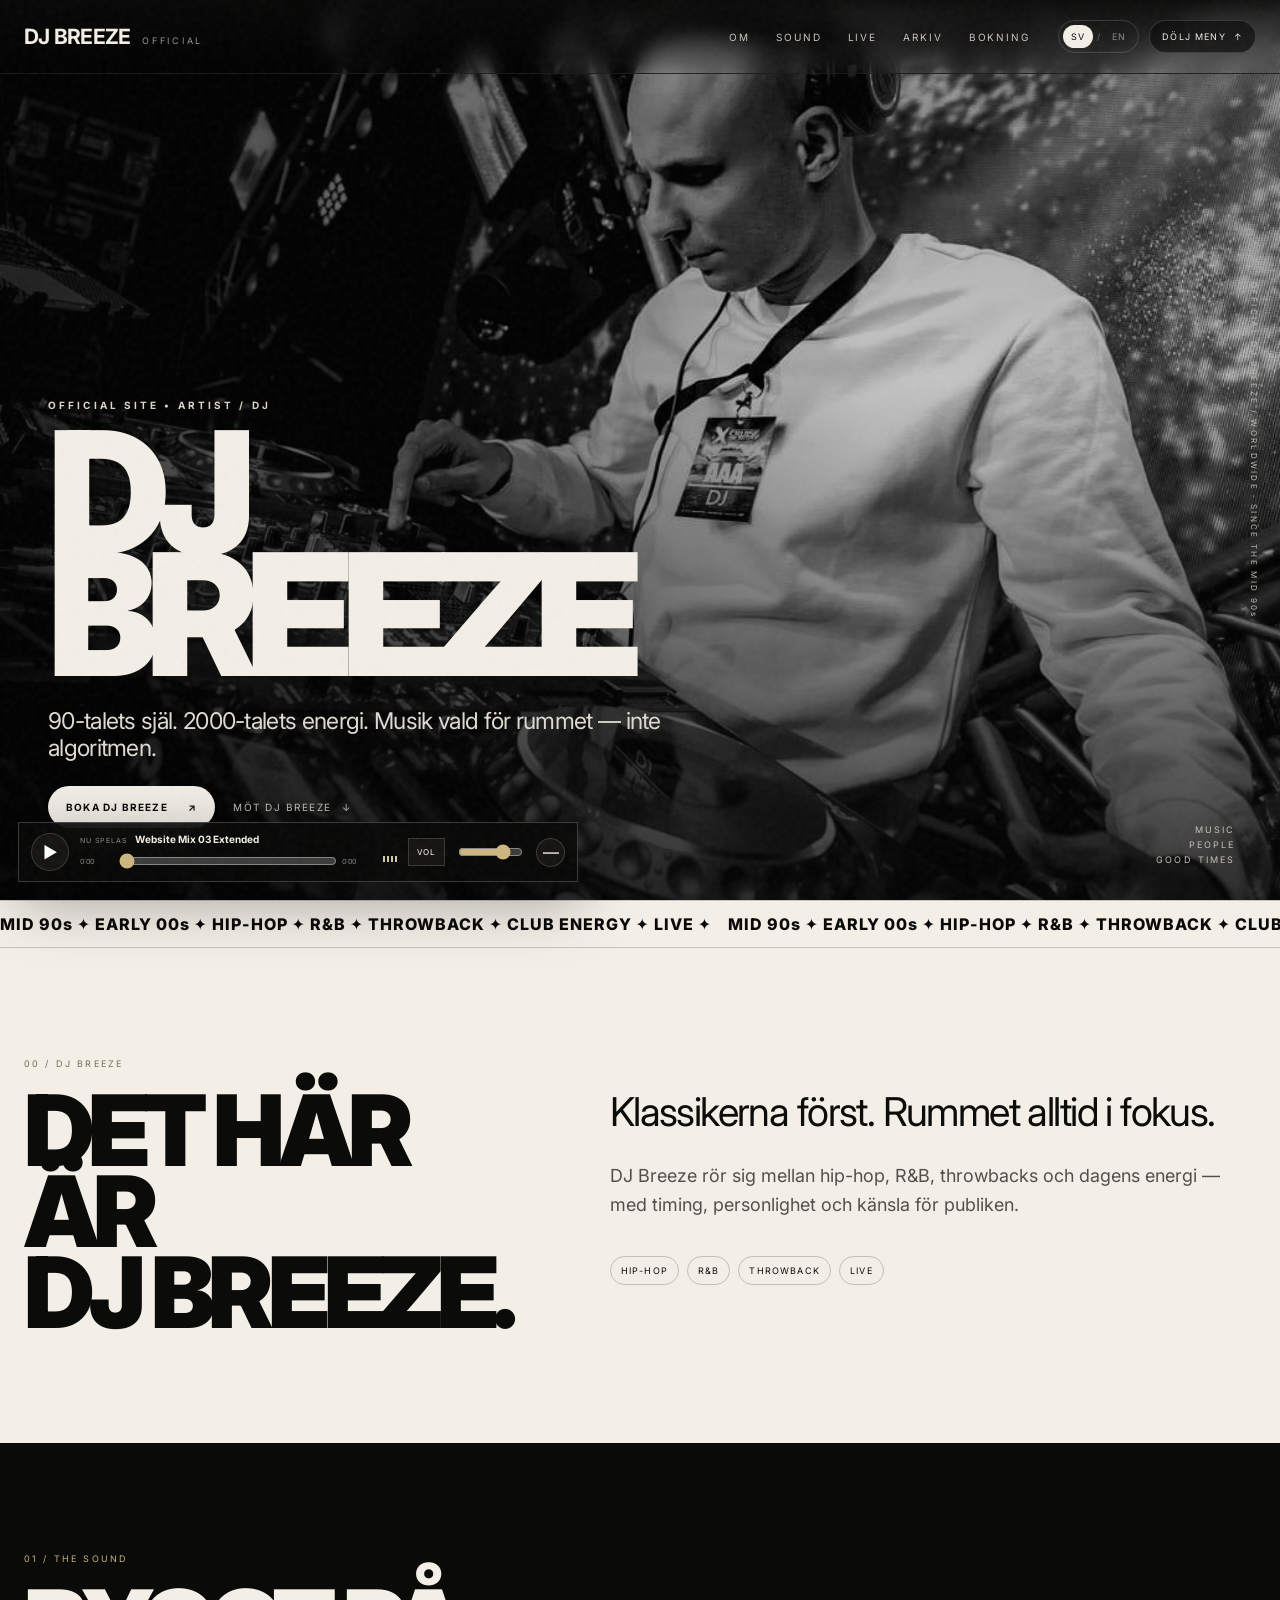
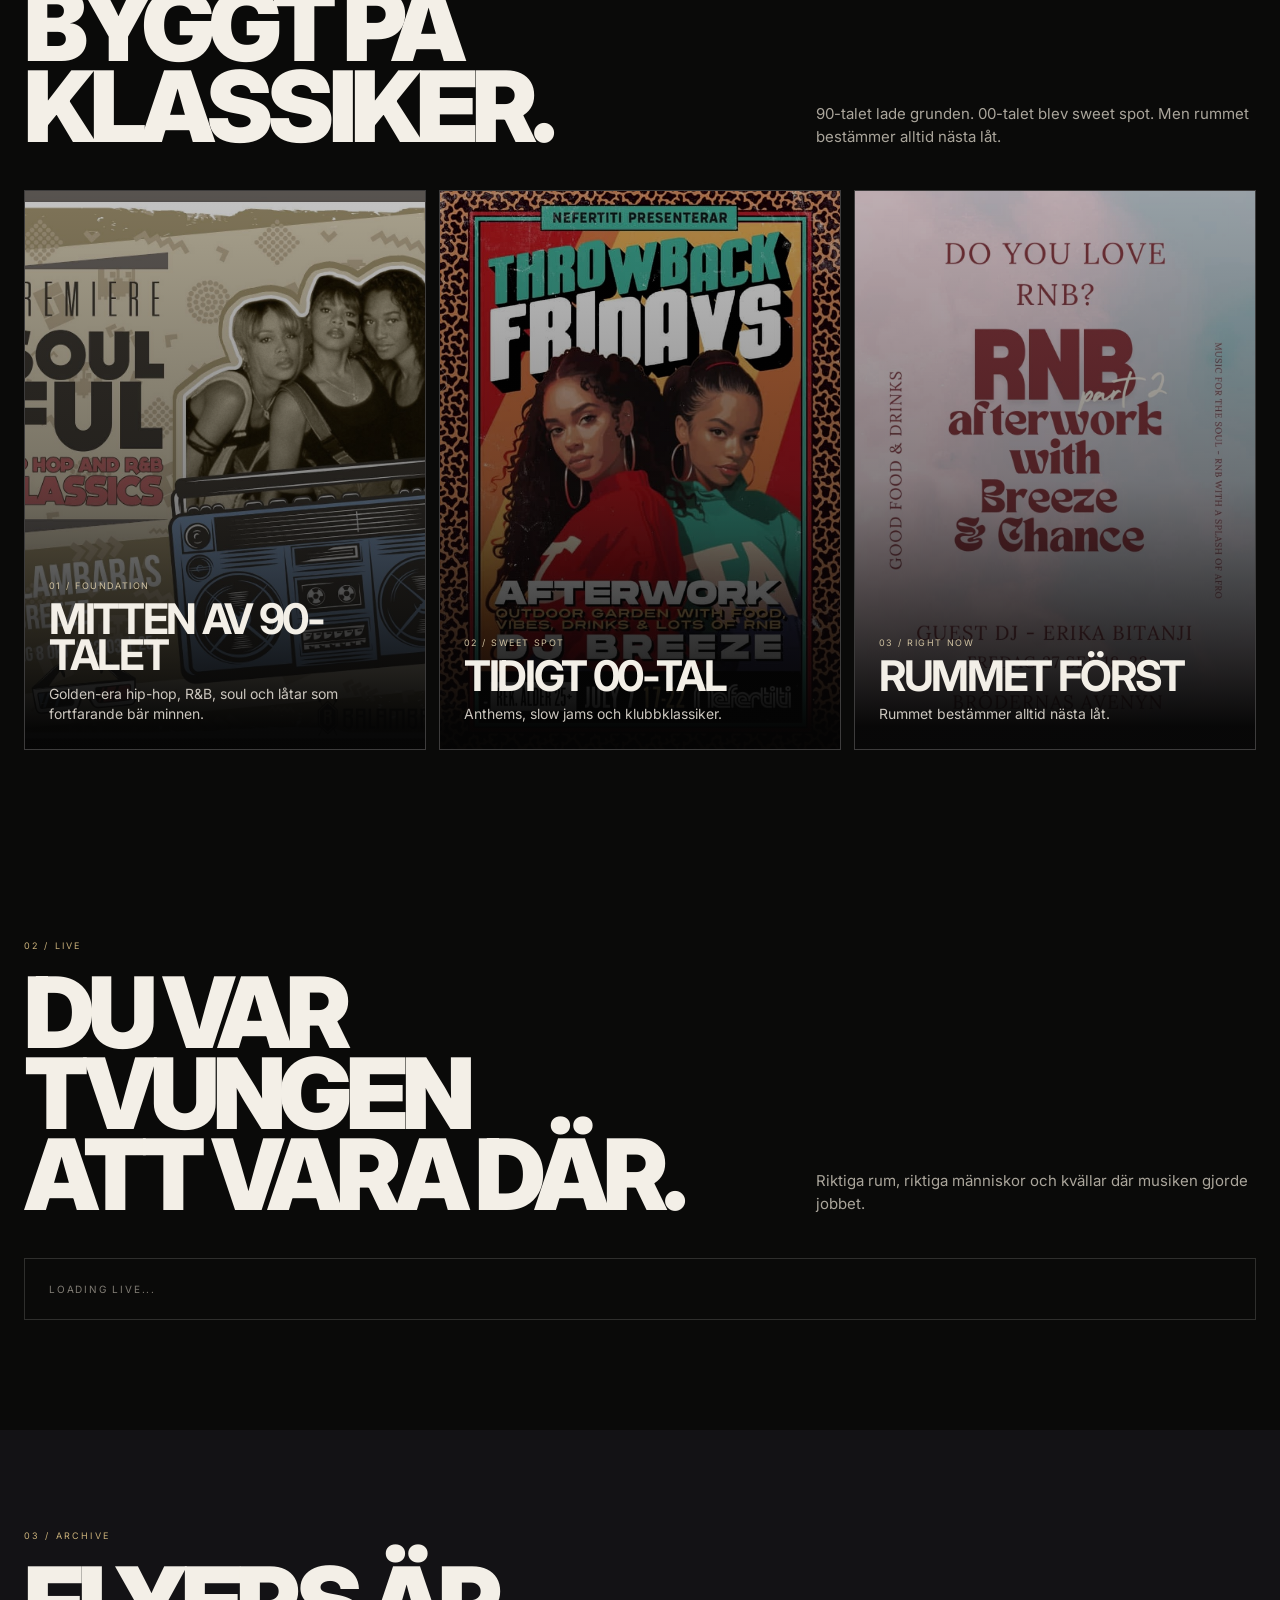
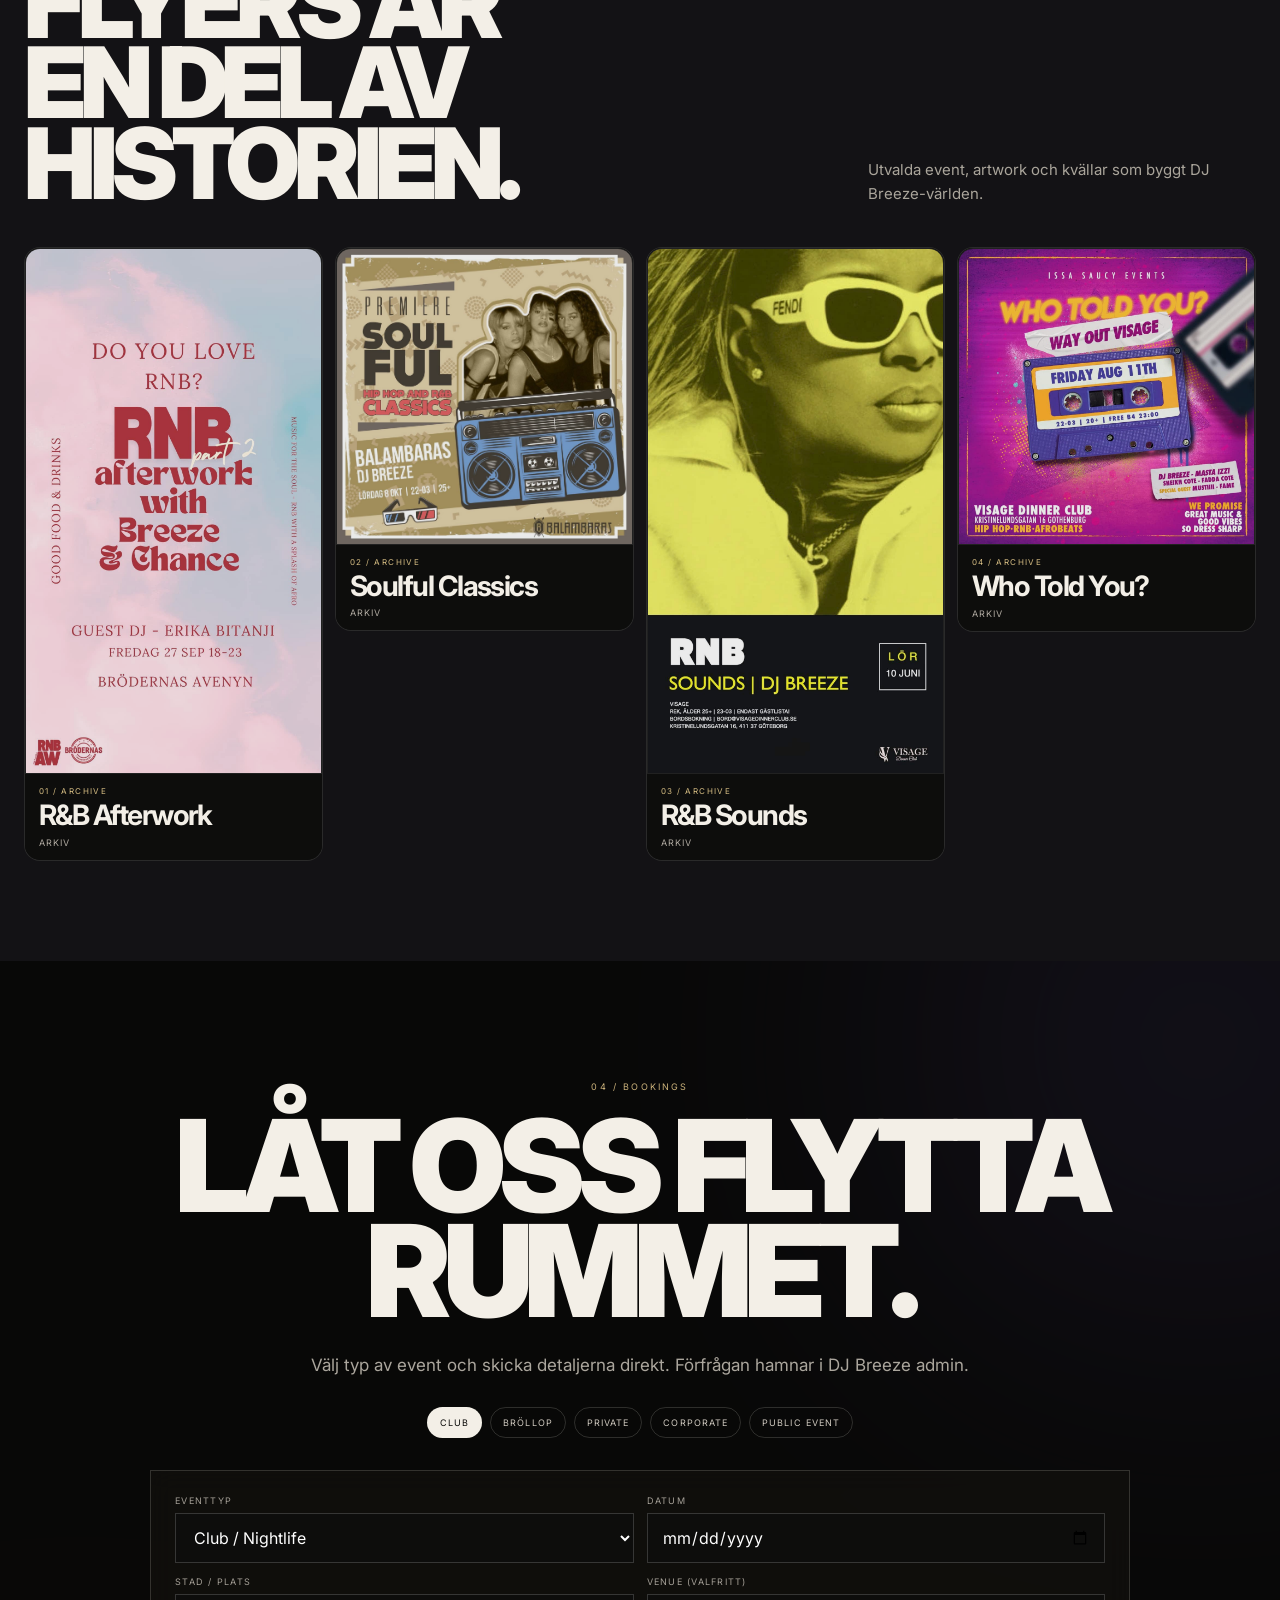
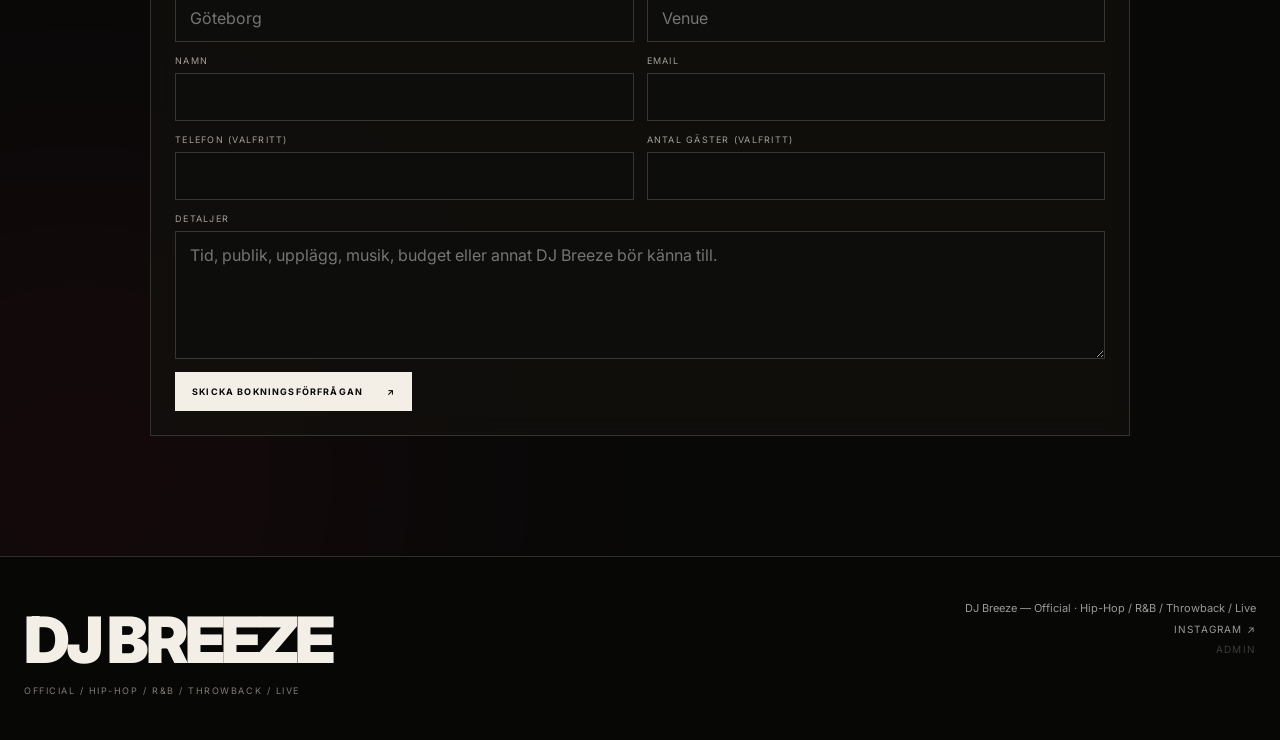
<file: index.html>
<!doctype html>
<html lang="sv">
<head>
  <meta charset="utf-8">
  <meta name="viewport" content="width=device-width,initial-scale=1,viewport-fit=cover">
  <meta name="theme-color" content="#080806">
  <meta name="description" content="DJ Breeze — Hip-Hop, R&B, Throwback & Live. Official website and bookings.">
  <title>DJ Breeze — Official</title>
  <link rel="stylesheet" href="css/noir-final.css?v=20260914-final">
  <link rel="stylesheet" href="css/media-spacing-fix.css?v=20260914-4">
</head>
<body>
  <div id="pageLoader" class="page-loader" aria-hidden="true"><span>DJ BREEZE</span></div>

  <header class="site-header" id="siteHeader">
    <div class="header-inner">
      <a href="#top" class="brand" aria-label="DJ Breeze home"><strong>DJ BREEZE</strong><span>OFFICIAL</span></a>
      <nav class="desktop-nav" aria-label="Main navigation">
        <a href="#identity" data-i18n="navAbout">Om</a>
        <a href="#sound" data-i18n="navSound">Sound</a>
        <a href="#live" data-i18n="navLive">Live</a>
        <a href="#archive" data-i18n="navArchive">Arkiv</a>
        <a href="#booking" data-i18n="navBooking">Bokning</a>
      </nav>
      <div class="header-actions">
        <div class="lang-switch" aria-label="Language">
          <button type="button" class="lang-btn active" data-lang="sv">SV</button><span>/</span><button type="button" class="lang-btn" data-lang="en">EN</button>
        </div>
        <button type="button" class="hide-menu-btn" id="hideMenuBtn"><span data-i18n="hideMenu">Dölj meny</span><span aria-hidden="true">↑</span></button>
        <button type="button" class="menu-toggle" id="menuToggle" aria-expanded="false" aria-controls="mobileMenu" aria-label="Open menu"><span></span><span></span></button>
      </div>
    </div>
  </header>
  <button id="showMenuBtn" class="show-menu-btn" type="button"><span data-i18n="showMenu">Visa meny</span><span aria-hidden="true">↓</span></button>

  <div class="mobile-menu" id="mobileMenu" hidden>
    <div class="mobile-menu-top">
      <span>DJ BREEZE / OFFICIAL</span>
      <button type="button" id="mobileClose" class="mobile-close"><span data-i18n="hideMenu">Dölj meny</span> ×</button>
    </div>
    <nav>
      <a href="#identity" data-i18n="navAbout">Om</a>
      <a href="#sound" data-i18n="navSound">Sound</a>
      <a href="#live" data-i18n="navLive">Live</a>
      <a href="#archive" data-i18n="navArchive">Arkiv</a>
      <a href="#booking" data-i18n="navBooking">Bokning</a>
    </nav>
  </div>

  <main id="top">
    <section class="hero" aria-labelledby="heroTitle">
      <div id="heroImage" class="hero-image" role="img" aria-label="DJ Breeze at the turntables" style="background-image:url('assets/images/hero-poster.jpg')"></div>
      <div class="hero-shade"></div>
      <div class="hero-content">
        <div class="hero-eyebrow" id="heroKicker">OFFICIAL SITE • ARTIST / DJ</div>
        <h1 id="heroTitle"><span>DJ</span><span>BREEZE</span></h1>
        <p id="heroCopy">90-talets själ. 2000-talets energi. Musik vald för rummet — inte algoritmen.</p>
        <div class="hero-cta-row">
          <a class="primary-cta" href="#booking"><span data-i18n="bookDj">Boka DJ Breeze</span><span>↗</span></a>
          <a class="text-cta" href="#identity"><span data-i18n="meetDj">Möt DJ Breeze</span><span>↓</span></a>
        </div>
      </div>
      <div class="hero-side-note">OFFICIAL DJ BREEZE / WORLDWIDE · SINCE THE MID 90s</div>
      <div class="hero-bottom-note"><span>MUSIC</span><span>PEOPLE</span><span>GOOD TIMES</span></div>
    </section>

    <div class="ticker" aria-hidden="true"><div class="ticker-track"><span>MID 90s ✦ EARLY 00s ✦ HIP-HOP ✦ R&B ✦ THROWBACK ✦ CLUB ENERGY ✦ LIVE ✦ </span><span>MID 90s ✦ EARLY 00s ✦ HIP-HOP ✦ R&B ✦ THROWBACK ✦ CLUB ENERGY ✦ LIVE ✦ </span></div></div>

    <section id="identity" class="identity section-light reveal">
      <div class="section-shell identity-grid">
        <div>
          <div class="section-index">00 / DJ BREEZE</div>
          <h2 id="aboutHeading">DET HÄR ÄR<br>DJ BREEZE.</h2>
        </div>
        <div class="identity-copy">
          <p class="identity-lead" id="aboutLead">Klassikerna först. Rummet alltid i fokus.</p>
          <p id="aboutBody">DJ Breeze rör sig mellan hip-hop, R&B, throwbacks och dagens energi — med timing, personlighet och känsla för publiken.</p>
          <div class="identity-meta"><span>HIP-HOP</span><span>R&B</span><span>THROWBACK</span><span>LIVE</span></div>
        </div>
      </div>
    </section>

    <section id="sound" class="section-dark reveal">
      <div class="section-shell">
        <div class="section-head">
          <div><div class="section-index">01 / THE SOUND</div><h2 data-i18n-html="soundHeading">BYGGT PÅ<br>KLASSIKER.</h2></div>
          <p data-i18n="soundIntro">90-talet lade grunden. 00-talet blev sweet spot. Men rummet bestämmer alltid nästa låt.</p>
        </div>
        <div class="era-grid" id="eraGrid"><div class="loading-card">LOADING SOUND...</div></div>
      </div>
    </section>

    <section id="live" class="section-dark live-section reveal">
      <div class="section-shell">
        <div class="section-head">
          <div><div class="section-index">02 / LIVE</div><h2 data-i18n-html="liveHeading">DU VAR TVUNGEN<br>ATT VARA DÄR.</h2></div>
          <p data-i18n="liveIntro">Riktiga rum, riktiga människor och kvällar där musiken gjorde jobbet.</p>
        </div>
        <div class="gallery-grid" id="galleryGrid"><div class="loading-card">LOADING LIVE...</div></div>
      </div>
    </section>

    <section id="archive" class="archive-section reveal">
      <div class="section-shell">
        <div class="section-head">
          <div><div class="section-index">03 / ARCHIVE</div><h2 data-i18n-html="archiveHeading">FLYERS ÄR<br>EN DEL AV HISTORIEN.</h2></div>
          <p data-i18n="archiveIntro">Utvalda event, artwork och kvällar som byggt DJ Breeze-världen.</p>
        </div>
        <div class="archive-grid" id="archiveGrid"><div class="loading-card">LOADING ARCHIVE...</div></div>
      </div>
    </section>

    <section id="booking" class="booking-section reveal">
      <div class="booking-glow glow-a"></div><div class="booking-glow glow-b"></div>
      <div class="section-shell booking-shell">
        <div class="section-index">04 / BOOKINGS</div>
        <h2 data-i18n-html="bookingHeading">LÅT OSS FLYTTA<br>RUMMET.</h2>
        <p class="booking-intro" data-i18n="bookingIntro">Välj typ av event och skicka detaljerna direkt. Förfrågan hamnar i DJ Breeze admin.</p>
        <div class="booking-type-chips" id="bookingTypeChips">
          <button data-type="club">Club</button><button data-type="wedding" data-i18n="wedding">Bröllop</button><button data-type="private">Private</button><button data-type="corporate">Corporate</button><button data-type="public">Public Event</button>
        </div>
        <form id="bookingForm" class="booking-form" novalidate>
          <div class="hp-field" aria-hidden="true"><label>Website<input type="text" id="websiteField" tabindex="-1" autocomplete="off"></label></div>
          <div class="field"><label for="bookingType" data-i18n="eventType">Eventtyp</label><select id="bookingType" required><option value="club">Club / Nightlife</option><option value="wedding" data-i18n="wedding">Bröllop</option><option value="private">Private Party</option><option value="corporate">Corporate Event</option><option value="public">Public Event</option></select></div>
          <div class="field"><label for="bookingDate" data-i18n="date">Datum</label><input id="bookingDate" type="date" required></div>
          <div class="field"><label for="bookingCity" data-i18n="city">Stad / plats</label><input id="bookingCity" type="text" required placeholder="Göteborg"></div>
          <div class="field"><label for="bookingVenue" data-i18n="venue">Venue (valfritt)</label><input id="bookingVenue" type="text" placeholder="Venue"></div>
          <div class="field"><label for="bookingName" data-i18n="name">Namn</label><input id="bookingName" type="text" required autocomplete="name"></div>
          <div class="field"><label for="bookingEmail">Email</label><input id="bookingEmail" type="email" required autocomplete="email"></div>
          <div class="field"><label for="bookingPhone" data-i18n="phone">Telefon (valfritt)</label><input id="bookingPhone" type="tel" autocomplete="tel"></div>
          <div class="field"><label for="bookingGuests" data-i18n="guests">Antal gäster (valfritt)</label><input id="bookingGuests" type="number" min="0" inputmode="numeric"></div>
          <div class="field field-full"><label for="bookingMessage" data-i18n="details">Detaljer</label><textarea id="bookingMessage" rows="5" data-i18n-placeholder="detailsPlaceholder" placeholder="Tid, publik, upplägg, musik, budget eller annat DJ Breeze bör känna till."></textarea></div>
          <div class="form-footer"><button type="submit" class="submit-btn"><span data-i18n="sendRequest">Skicka bokningsförfrågan</span><span>↗</span></button><div id="bookingStatus" class="form-status" aria-live="polite"></div></div>
        </form>
      </div>
    </section>
  </main>

  <footer class="site-footer"><div class="section-shell footer-grid"><div><div class="footer-brand">DJ BREEZE</div><div class="footer-sub">OFFICIAL / HIP-HOP / R&B / THROWBACK / LIVE</div></div><div class="footer-right"><p id="footerCopy">DJ Breeze — Official · Hip-Hop / R&B / Throwback / Live</p><a id="instagramLink" href="https://instagram.com/djbreezeofficial" target="_blank" rel="noopener">Instagram ↗</a><a href="admin/" class="admin-link">Admin</a></div></div></footer>

  <div class="music-player" id="musicPlayer">
    <button type="button" class="music-toggle" id="musicToggle" aria-label="Play music"><span id="musicIcon">▶</span></button>
    <div class="music-main">
      <div class="music-meta"><span class="music-eyebrow" data-i18n="nowPlaying">NU SPELAS</span><strong id="trackTitle">Website Mix 03 Extended</strong></div>
      <div class="music-progress-row"><span id="elapsed">0:00</span><input id="musicProgress" type="range" min="0" max="1000" value="0" aria-label="Track progress"><span id="duration">0:00</span></div>
    </div>
    <div class="equalizer" id="equalizer" aria-hidden="true"><i></i><i></i><i></i><i></i></div>
    <button type="button" class="mute-btn" id="muteBtn" aria-label="Mute">VOL</button>
    <input class="volume-slider" id="volumeSlider" type="range" min="0" max="1" step="0.01" value="0.75" aria-label="Volume">
    <button type="button" class="player-collapse" id="playerCollapse" aria-label="Minimize player">—</button>
    <audio id="siteAudio" preload="metadata" loop><source src="assets/audio/website-mix.mp3" type="audio/mpeg"></audio>
  </div>

  <script src="js/noir-site.js?v=20260914-final" defer></script>
</body>
</html>
</file>
<file: css/noir-final.css>
@import url('https://fonts.googleapis.com/css2?family=Inter:wght@400;500;600;700;800;900&display=swap');
:root{--bg:#080806;--bg2:#10100e;--ivory:#f3efe7;--muted:#aaa59b;--gold:#cab17a;--line:rgba(243,239,231,.16);--max:1440px;--header-h:74px}
*{box-sizing:border-box}html{scroll-behavior:smooth;background:var(--bg)}body{margin:0;background:var(--bg);color:var(--ivory);font-family:Inter,system-ui,-apple-system,"Segoe UI",sans-serif;overflow-x:hidden}body::after{content:"";position:fixed;inset:0;pointer-events:none;z-index:999;opacity:.045;background-image:url("data:image/svg+xml,%3Csvg viewBox='0 0 180 180' xmlns='http://www.w3.org/2000/svg'%3E%3Cfilter id='n'%3E%3CfeTurbulence type='fractalNoise' baseFrequency='.82' numOctaves='3'/%3E%3C/filter%3E%3Crect width='100%25' height='100%25' filter='url(%23n)'/%3E%3C/svg%3E")}a{color:inherit;text-decoration:none}button,input,select,textarea{font:inherit}.section-shell{width:min(calc(100% - 48px),var(--max));margin-inline:auto}.page-loader{position:fixed;inset:0;z-index:1000;display:grid;place-items:center;background:#070706;transition:opacity .5s,visibility .5s}.page-loader span{font-weight:900;letter-spacing:-.04em;font-size:clamp(32px,6vw,78px)}.page-loader.done{opacity:0;visibility:hidden}
.site-header{position:fixed;z-index:100;top:0;left:0;right:0;height:var(--header-h);display:flex;align-items:center;background:linear-gradient(to bottom,rgba(7,7,6,.92),rgba(7,7,6,.5),rgba(7,7,6,0));backdrop-filter:blur(10px);border-bottom:1px solid rgba(255,255,255,.07);transition:transform .35s ease,opacity .35s}.site-header.hidden{transform:translateY(-110%);opacity:0}.header-inner{width:min(calc(100% - 48px),var(--max));margin:auto;display:flex;align-items:center;justify-content:space-between;gap:28px}.brand{display:flex;align-items:baseline;gap:12px;white-space:nowrap}.brand strong{font-size:21px;letter-spacing:-.035em}.brand span{font-size:9px;letter-spacing:.3em;color:#9a968f}.desktop-nav{display:flex;gap:26px;margin-left:auto}.desktop-nav a{font-size:10px;letter-spacing:.19em;text-transform:uppercase;color:#c9c4ba;transition:.2s}.desktop-nav a:hover{color:#fff}.header-actions{display:flex;align-items:center;gap:10px}.lang-switch{display:flex;align-items:center;gap:4px;border:1px solid var(--line);border-radius:999px;padding:4px}.lang-switch span{opacity:.35;font-size:9px}.lang-btn{border:0;background:transparent;color:#8f8b84;padding:6px 8px;border-radius:999px;font-size:9px;letter-spacing:.12em;cursor:pointer}.lang-btn.active{background:var(--ivory);color:#090908}.hide-menu-btn,.show-menu-btn,.menu-toggle{border:1px solid var(--line);background:rgba(10,10,9,.68);color:var(--ivory);cursor:pointer}.hide-menu-btn{display:flex;gap:8px;align-items:center;border-radius:999px;padding:10px 12px;text-transform:uppercase;font-size:9px;letter-spacing:.13em}.show-menu-btn{position:fixed;top:14px;right:16px;z-index:101;display:flex;gap:7px;align-items:center;border-radius:999px;padding:10px 12px;text-transform:uppercase;font-size:9px;letter-spacing:.12em;opacity:0;visibility:hidden;transform:translateY(-8px);transition:.25s}.show-menu-btn.visible{opacity:1;visibility:visible;transform:none}.menu-toggle{display:none;width:40px;height:40px;border-radius:999px;align-items:center;justify-content:center;flex-direction:column;gap:5px}.menu-toggle span{width:15px;height:1px;background:currentColor}.mobile-menu{position:fixed;z-index:120;inset:0;background:rgba(5,5,4,.97);backdrop-filter:blur(20px);padding:22px}.mobile-menu[hidden]{display:none}.mobile-menu-top{display:flex;justify-content:space-between;align-items:center;font-size:9px;letter-spacing:.2em}.mobile-close{background:transparent;border:1px solid var(--line);border-radius:999px;color:#fff;padding:9px 11px;text-transform:uppercase;font-size:9px;letter-spacing:.1em}.mobile-menu nav{height:calc(100% - 60px);display:flex;flex-direction:column;justify-content:center;gap:12px}.mobile-menu nav a{font-weight:900;font-size:clamp(44px,14vw,76px);line-height:.9;letter-spacing:-.055em;text-transform:uppercase}
.hero{min-height:100svh;position:relative;overflow:hidden;display:flex;align-items:flex-end;background:#050505}.hero-image{position:absolute;inset:0;background-size:cover;background-position:center center;filter:grayscale(1) contrast(1.08) brightness(.8);transform:scale(1.002)}.hero-shade{position:absolute;inset:0;background:linear-gradient(90deg,rgba(0,0,0,.7) 0%,rgba(0,0,0,.34) 38%,rgba(0,0,0,.04) 68%),linear-gradient(to top,rgba(4,4,4,.74),transparent 58%,rgba(0,0,0,.22))}.hero-content{position:relative;z-index:2;width:min(calc(100% - 96px),var(--max));margin-inline:auto;padding:calc(var(--header-h) + 90px) 0 72px}.hero-eyebrow{font-size:10px;letter-spacing:.31em;font-weight:700;margin-bottom:20px;color:#ddd6c9}.hero h1{margin:0;max-width:860px;font-size:clamp(82px,13.3vw,205px);line-height:.72;letter-spacing:-.075em;font-weight:900}.hero h1 span{display:block}.hero p{font-size:clamp(18px,1.8vw,27px);max-width:720px;line-height:1.18;letter-spacing:-.03em;color:#dfdbd3;margin:32px 0 24px}.hero-cta-row{display:flex;align-items:center;gap:18px;flex-wrap:wrap}.primary-cta{display:inline-flex;gap:20px;align-items:center;padding:15px 18px;background:var(--ivory);color:#080806;border-radius:999px;font-size:10px;font-weight:700;letter-spacing:.12em;text-transform:uppercase}.text-cta{display:inline-flex;gap:10px;align-items:center;padding:12px 0;font-size:10px;letter-spacing:.15em;text-transform:uppercase;color:#c5c0b6}.hero-side-note{position:absolute;right:21px;top:50%;z-index:2;writing-mode:vertical-rl;transform:translateY(-50%);font-size:8px;letter-spacing:.29em;color:#bdb7ad}.hero-bottom-note{position:absolute;right:45px;bottom:35px;z-index:2;display:flex;flex-direction:column;gap:4px;text-align:right;font-size:9px;letter-spacing:.23em;color:#c6c0b6}.ticker{overflow:hidden;background:var(--ivory);color:#0a0a09;border-block:1px solid rgba(0,0,0,.18)}.ticker-track{display:flex;width:max-content;animation:ticker 28s linear infinite}.ticker span{font-size:16px;font-weight:800;white-space:nowrap;padding:13px 0;letter-spacing:.06em}.ticker span+span{padding-left:16px}@keyframes ticker{to{transform:translateX(-50%)}}
.reveal{opacity:0;transform:translateY(28px);transition:opacity .7s ease,transform .7s ease}.reveal.in{opacity:1;transform:none}.section-light{background:var(--ivory);color:#0b0b09;padding:110px 0}.identity-grid{display:grid;grid-template-columns:.9fr 1.15fr;gap:80px}.section-index{font-size:9px;letter-spacing:.24em;text-transform:uppercase;color:var(--gold);margin-bottom:22px}.identity h2,.section-head h2,.booking-section h2{margin:0;font-size:clamp(54px,7.7vw,116px);line-height:.82;letter-spacing:-.065em;font-weight:900}.identity .section-index{color:#756b5c}.identity-copy{padding-top:34px}.identity-lead{font-size:clamp(25px,3.1vw,46px)!important;line-height:1.02!important;letter-spacing:-.04em!important;color:#0c0c0a!important;margin:0 0 30px!important}.identity-copy p{font-size:18px;line-height:1.6;color:#555047;margin:0;max-width:760px}.identity-meta{display:flex;gap:8px;flex-wrap:wrap;margin-top:36px}.identity-meta span{border:1px solid rgba(0,0,0,.2);border-radius:999px;padding:8px 10px;font-size:9px;letter-spacing:.13em}.section-dark{background:#0a0a09;padding:110px 0}.section-head{display:flex;justify-content:space-between;gap:50px;align-items:flex-end;margin-bottom:42px}.section-head p{max-width:440px;margin:0;color:var(--muted);line-height:1.55;font-size:15px}.era-grid{display:grid;grid-template-columns:repeat(3,minmax(0,1fr));gap:13px}.era-card{position:relative;min-height:560px;background:#1a191b;border:1px solid var(--line);overflow:hidden}.era-card img{position:absolute;inset:0;width:100%;height:100%;object-fit:cover;filter:grayscale(.35) brightness(.82) contrast(1.05);transition:.5s}.era-card:hover img{transform:scale(1.025)}.era-card::after{content:"";position:absolute;inset:0;background:linear-gradient(to top,rgba(4,4,4,.98) 4%,rgba(5,5,5,.36) 48%,rgba(0,0,0,.08))}.era-card-content{position:absolute;z-index:2;left:24px;right:24px;bottom:24px;min-width:0}.era-label{font-size:9px;letter-spacing:.16em;color:#cdbf9f}.era-card h3{margin:10px 0 10px;font-size:clamp(34px,3.3vw,52px);line-height:.86;letter-spacing:-.055em;overflow-wrap:anywhere}.era-card p{margin:0;color:#cbc6be;font-size:14px;line-height:1.48}.loading-card{grid-column:1/-1;border:1px solid var(--line);padding:24px;color:#807c74;font-size:10px;letter-spacing:.18em}.live-section{padding-top:80px}.gallery-grid{display:grid;grid-template-columns:1.35fr .85fr .85fr;grid-auto-rows:330px;gap:11px}.gallery-card{position:relative;overflow:hidden;background:#151514}.gallery-card.featured{grid-row:span 2}.gallery-card img{width:100%;height:100%;object-fit:cover;filter:grayscale(.75) contrast(1.05);transition:.55s}.gallery-card:hover img{transform:scale(1.025);filter:grayscale(.2)}.gallery-card span{position:absolute;left:13px;bottom:13px;border:1px solid rgba(255,255,255,.18);background:rgba(7,7,7,.72);backdrop-filter:blur(8px);border-radius:999px;padding:8px 10px;font-size:8px;letter-spacing:.14em;text-transform:uppercase}.archive-section{background:#131215;padding:100px 0}.archive-grid{display:grid;grid-template-columns:repeat(4,minmax(0,1fr));gap:12px}.archive-card{min-width:0}.archive-image{position:relative;overflow:hidden;background:#27242e;aspect-ratio:3/4;border:1px solid rgba(255,255,255,.18)}.archive-image img{width:100%;height:100%;object-fit:cover;display:block;transition:.5s;filter:brightness(.9)}.archive-card:hover img{transform:scale(1.02)}.archive-overlay{position:absolute;inset:auto 20px 20px 20px;min-width:0}.archive-overlay small{display:block;font-size:8px;letter-spacing:.18em;color:#d6bd83;margin-bottom:8px}.archive-overlay h3{margin:0;font-size:clamp(24px,2.65vw,42px);line-height:.86;letter-spacing:-.055em;overflow-wrap:anywhere;word-break:normal}.archive-meta{padding:12px 1px;color:#b1aba2;font-size:9px;letter-spacing:.1em;text-transform:uppercase;white-space:normal;overflow-wrap:anywhere}
.booking-section{position:relative;overflow:hidden;background:#080807;padding:120px 0}.booking-shell{position:relative;z-index:2;text-align:center}.booking-section h2{font-size:clamp(65px,10vw,150px)}.booking-intro{max-width:680px;margin:28px auto;color:#aba69d;font-size:17px;line-height:1.55}.booking-type-chips{display:flex;justify-content:center;gap:8px;flex-wrap:wrap;margin:28px 0}.booking-type-chips button{border:1px solid var(--line);background:transparent;color:#cfc9bf;border-radius:999px;padding:9px 12px;text-transform:uppercase;font-size:9px;letter-spacing:.12em;cursor:pointer}.booking-type-chips button.active{background:var(--ivory);color:#090908}.booking-form{width:min(100%,980px);margin:32px auto 0;display:grid;grid-template-columns:repeat(2,minmax(0,1fr));gap:13px;text-align:left;padding:24px;border:1px solid var(--line);background:rgba(18,17,15,.72);backdrop-filter:blur(12px)}.field{display:flex;flex-direction:column;gap:7px;min-width:0}.field-full{grid-column:1/-1}.field label{font-size:9px;text-transform:uppercase;letter-spacing:.14em;color:#a6a198}.field input,.field select,.field textarea{width:100%;border:1px solid rgba(255,255,255,.17);background:#0d0d0c;color:#fff;border-radius:0;padding:13px 14px;outline:0}.field input:focus,.field select:focus,.field textarea:focus{border-color:#d6c190}.field textarea{resize:vertical}.form-footer{grid-column:1/-1;display:flex;align-items:center;gap:16px;flex-wrap:wrap}.submit-btn{border:0;background:var(--ivory);color:#080806;padding:14px 17px;display:inline-flex;align-items:center;gap:24px;text-transform:uppercase;font-size:9px;letter-spacing:.13em;font-weight:700;cursor:pointer}.submit-btn:disabled{opacity:.5;cursor:wait}.form-status{font-size:12px;color:#aaa}.form-status.success{color:#bbd6b1}.form-status.error{color:#e3a8a2}.hp-field{position:absolute!important;left:-9999px!important;opacity:0!important}.booking-glow{position:absolute;width:520px;height:520px;border-radius:50%;filter:blur(170px);opacity:.16}.glow-a{background:#8b193b;left:-180px;bottom:-180px}.glow-b{background:#6f58b8;right:-180px;top:-180px}.site-footer{border-top:1px solid var(--line);padding:44px 0;background:#070706}.footer-grid{display:flex;justify-content:space-between;gap:40px}.footer-brand{font-size:clamp(36px,5vw,72px);font-weight:900;letter-spacing:-.06em}.footer-sub{font-size:9px;letter-spacing:.17em;color:#817d76;margin-top:7px}.footer-right{display:flex;align-items:flex-end;flex-direction:column;gap:8px;color:#999;font-size:11px}.footer-right p{margin:0}.footer-right a{font-size:10px;letter-spacing:.12em;text-transform:uppercase}.admin-link{opacity:.35}
.music-player{position:fixed;z-index:90;left:18px;bottom:18px;width:min(560px,calc(100vw - 36px));display:grid;grid-template-columns:auto 1fr auto auto auto auto;align-items:center;gap:11px;padding:10px 12px;border:1px solid rgba(255,255,255,.2);background:rgba(8,8,7,.85);backdrop-filter:blur(18px);box-shadow:0 18px 60px rgba(0,0,0,.35);transition:.3s}.music-player.collapsed{width:auto;grid-template-columns:auto auto;padding:8px}.music-player.collapsed .music-main,.music-player.collapsed .equalizer,.music-player.collapsed .mute-btn,.music-player.collapsed .volume-slider{display:none}.music-toggle,.mute-btn,.player-collapse{border:1px solid rgba(255,255,255,.16);background:#141310;color:#fff;cursor:pointer}.music-toggle{width:38px;height:38px;border-radius:50%}.mute-btn{padding:8px;font-size:8px;letter-spacing:.1em}.player-collapse{width:29px;height:29px;border-radius:50%}.music-main{min-width:0}.music-meta{display:flex;align-items:baseline;gap:8px;min-width:0}.music-eyebrow{font-size:7px;letter-spacing:.16em;color:#8f8b83}.music-meta strong{font-size:10px;white-space:nowrap;overflow:hidden;text-overflow:ellipsis}.music-progress-row{display:grid;grid-template-columns:30px 1fr 30px;gap:7px;align-items:center;margin-top:6px;font-size:7px;color:#888}.music-progress-row input,.volume-slider{accent-color:#cdb67f}.music-progress-row input{width:100%}.volume-slider{width:65px}.equalizer{display:flex;gap:2px;height:19px;align-items:flex-end}.equalizer i{display:block;width:2px;height:30%;background:#d4c7a9}.music-player.playing .equalizer i{animation:eq .55s ease-in-out infinite alternate}.music-player.playing .equalizer i:nth-child(2){animation-delay:.1s}.music-player.playing .equalizer i:nth-child(3){animation-delay:.22s}.music-player.playing .equalizer i:nth-child(4){animation-delay:.05s}@keyframes eq{to{height:100%}}
@media(max-width:1040px){.desktop-nav{display:none}.menu-toggle{display:flex}.hide-menu-btn{display:none}.identity-grid{grid-template-columns:1fr;gap:40px}.identity-copy{padding-top:0}.era-grid{grid-template-columns:1fr}.era-card{min-height:520px}.gallery-grid{grid-template-columns:1fr 1fr;grid-auto-rows:320px}.gallery-card.featured{grid-column:1/-1;grid-row:auto;height:440px}.archive-grid{grid-template-columns:repeat(2,minmax(0,1fr))}}
@media(max-width:680px){:root{--header-h:64px}.section-shell,.header-inner{width:min(calc(100% - 24px),var(--max))}.brand strong{font-size:17px}.brand span{display:none}.lang-switch{padding:2px}.lang-btn{padding:6px}.hero{min-height:100svh}.hero-content{width:calc(100% - 26px);padding:115px 0 48px}.hero h1{font-size:clamp(70px,24vw,112px);line-height:.73}.hero p{font-size:17px;max-width:92%;margin-top:22px}.hero-side-note{display:none}.hero-bottom-note{right:16px;bottom:14px;font-size:7px}.primary-cta{padding:13px 15px}.ticker span{font-size:13px}.section-light,.section-dark,.archive-section,.booking-section{padding:76px 0}.identity h2,.section-head h2{font-size:clamp(48px,16vw,70px)}.section-head{align-items:flex-start;flex-direction:column;gap:18px}.identity-lead{font-size:28px!important}.gallery-grid{grid-template-columns:1fr;display:grid;grid-auto-rows:auto}.gallery-card,.gallery-card.featured{height:390px;grid-column:auto}.archive-grid{grid-template-columns:1fr}.archive-image{aspect-ratio:4/5}.archive-overlay{inset:auto 20px 22px}.archive-overlay h3{font-size:clamp(28px,10vw,46px);max-width:100%;padding-right:4px}.booking-section h2{font-size:clamp(58px,19vw,88px)}.booking-form{grid-template-columns:1fr;padding:16px}.field-full,.form-footer{grid-column:auto}.form-footer{align-items:flex-start;flex-direction:column}.footer-grid{flex-direction:column}.footer-right{align-items:flex-start}.music-player{left:8px;bottom:8px;width:calc(100vw - 16px);grid-template-columns:auto 1fr auto auto}.music-player .equalizer,.music-player .volume-slider{display:none}.music-meta{display:block}.music-eyebrow{display:block;margin-bottom:3px}.music-progress-row{grid-template-columns:26px 1fr 26px}.show-menu-btn{right:8px;top:8px}}
@media(max-width:380px){.hero h1{font-size:68px}.archive-overlay h3{font-size:30px}.section-head h2,.identity h2{font-size:45px}.lang-btn{font-size:8px}.music-player{gap:7px}.mute-btn{display:none}}
@media(prefers-reduced-motion:reduce){html{scroll-behavior:auto}.ticker-track,.music-player.playing .equalizer i{animation:none}.reveal{opacity:1;transform:none;transition:none}.era-card img,.gallery-card img{transition:none}}

/* Archive spacing: keep the full flyer visible with breathing room and keep the event title outside the artwork. */
.archive-card{background:transparent;}
.archive-image{aspect-ratio:auto;padding:10px 10px 96px;background:#19181d;border:1px solid rgba(255,255,255,.18);overflow:hidden;}
.archive-image img{width:100%;height:auto;aspect-ratio:3/4;object-fit:contain;object-position:center;display:block;background:#0b0b0b;border:1px solid rgba(255,255,255,.08);filter:brightness(.92);}
.archive-card:hover .archive-image img{transform:none;}
.archive-overlay{left:18px;right:18px;bottom:18px;inset:auto 18px 18px 18px;}
.archive-overlay small{margin-bottom:6px;}
.archive-overlay h3{font-size:clamp(20px,2.2vw,34px);line-height:.92;max-width:100%;padding:0;}
.archive-meta{padding:12px 4px 0;}
@media(max-width:680px){.archive-image{aspect-ratio:auto;padding:8px 8px 90px}.archive-overlay{inset:auto 16px 16px 16px}.archive-overlay h3{font-size:clamp(24px,8.2vw,34px);line-height:.94}.archive-meta{padding:10px 4px 0}}
</file>
<file: css/media-spacing-fix.css>
/* DJ Breeze media framing — full artwork, edge-to-edge cards, 2026-09-14 */

/* LIVE / GALLERY
   Important: never crop event artwork. Each image keeps its original aspect ratio,
   while the card hugs the image edge-to-edge so there is no empty inner gutter. */
.gallery-grid{
  grid-auto-rows:auto !important;
  align-items:start !important;
}
.gallery-card,
.gallery-card.featured{
  position:relative;
  height:auto !important;
  grid-row:auto !important;
  background:#0d0d0c !important;
  border:1px solid rgba(255,255,255,.10);
  border-radius:16px;
  overflow:hidden !important;
  padding:0 !important;
  align-self:start !important;
}
.gallery-card img,
.gallery-card.featured img{
  width:100% !important;
  height:auto !important;
  max-height:none !important;
  aspect-ratio:auto !important;
  object-fit:contain !important;
  object-position:center center !important;
  display:block;
  border-radius:inherit;
  transform:none !important;
}
.gallery-card:hover img{
  transform:none !important;
}
.gallery-card span{
  left:14px !important;
  bottom:14px !important;
  max-width:calc(100% - 28px);
}

/* ARCHIVE
   Keep every flyer full-width and full-height without cropping. More importantly,
   archive grid items must NOT stretch to the height of the tallest card in the row. */
.archive-grid{
  align-items:start !important;
}
.archive-card{
  min-width:0;
  width:100%;
  height:auto !important;
  align-self:start !important;
  overflow:hidden;
  border-radius:16px;
  background:#0d0d0c;
  border:1px solid rgba(255,255,255,.12);
  display:flex !important;
  flex-direction:column !important;
  justify-content:flex-start !important;
}
.archive-image{
  aspect-ratio:auto !important;
  overflow:hidden !important;
  background:#0d0d0c !important;
  border:0 !important;
  border-radius:0 !important;
  padding:0 !important;
  display:block !important;
  flex:0 0 auto !important;
}
.archive-image img{
  width:100% !important;
  height:auto !important;
  max-height:none !important;
  aspect-ratio:auto !important;
  object-fit:contain !important;
  object-position:center center !important;
  display:block;
  background:#111;
  border-radius:15px 15px 0 0;
  transform:none !important;
}
.archive-card:hover img{
  transform:none !important;
}
.archive-overlay{
  position:static !important;
  inset:auto !important;
  min-width:0;
  padding:12px 14px 8px !important;
  background:#0d0d0c;
  flex:0 0 auto !important;
}
.archive-overlay small{
  margin-bottom:7px !important;
}
.archive-overlay h3{
  margin:0 !important;
  max-width:100%;
  overflow-wrap:anywhere;
}
.archive-meta{
  padding:0 14px 12px !important;
  margin:0 !important;
  background:#0d0d0c;
  flex:0 0 auto !important;
}

@media(max-width:1040px){
  .gallery-grid{
    grid-auto-rows:auto !important;
    align-items:start !important;
  }
  .gallery-card,
  .gallery-card.featured{
    height:auto !important;
    grid-row:auto !important;
  }
  .archive-grid{
    align-items:start !important;
  }
}

@media(max-width:680px){
  .gallery-grid{
    grid-auto-rows:auto !important;
  }
  .gallery-card,
  .gallery-card.featured{
    height:auto !important;
    border-radius:14px;
  }
  .gallery-card span{
    left:12px !important;
    bottom:12px !important;
    max-width:calc(100% - 24px);
  }
  .archive-card{
    border-radius:14px;
  }
  .archive-image img{
    border-radius:13px 13px 0 0;
  }
  .archive-overlay{
    padding:10px 12px 7px !important;
  }
  .archive-meta{
    padding:0 12px 10px !important;
  }
}
</file>
